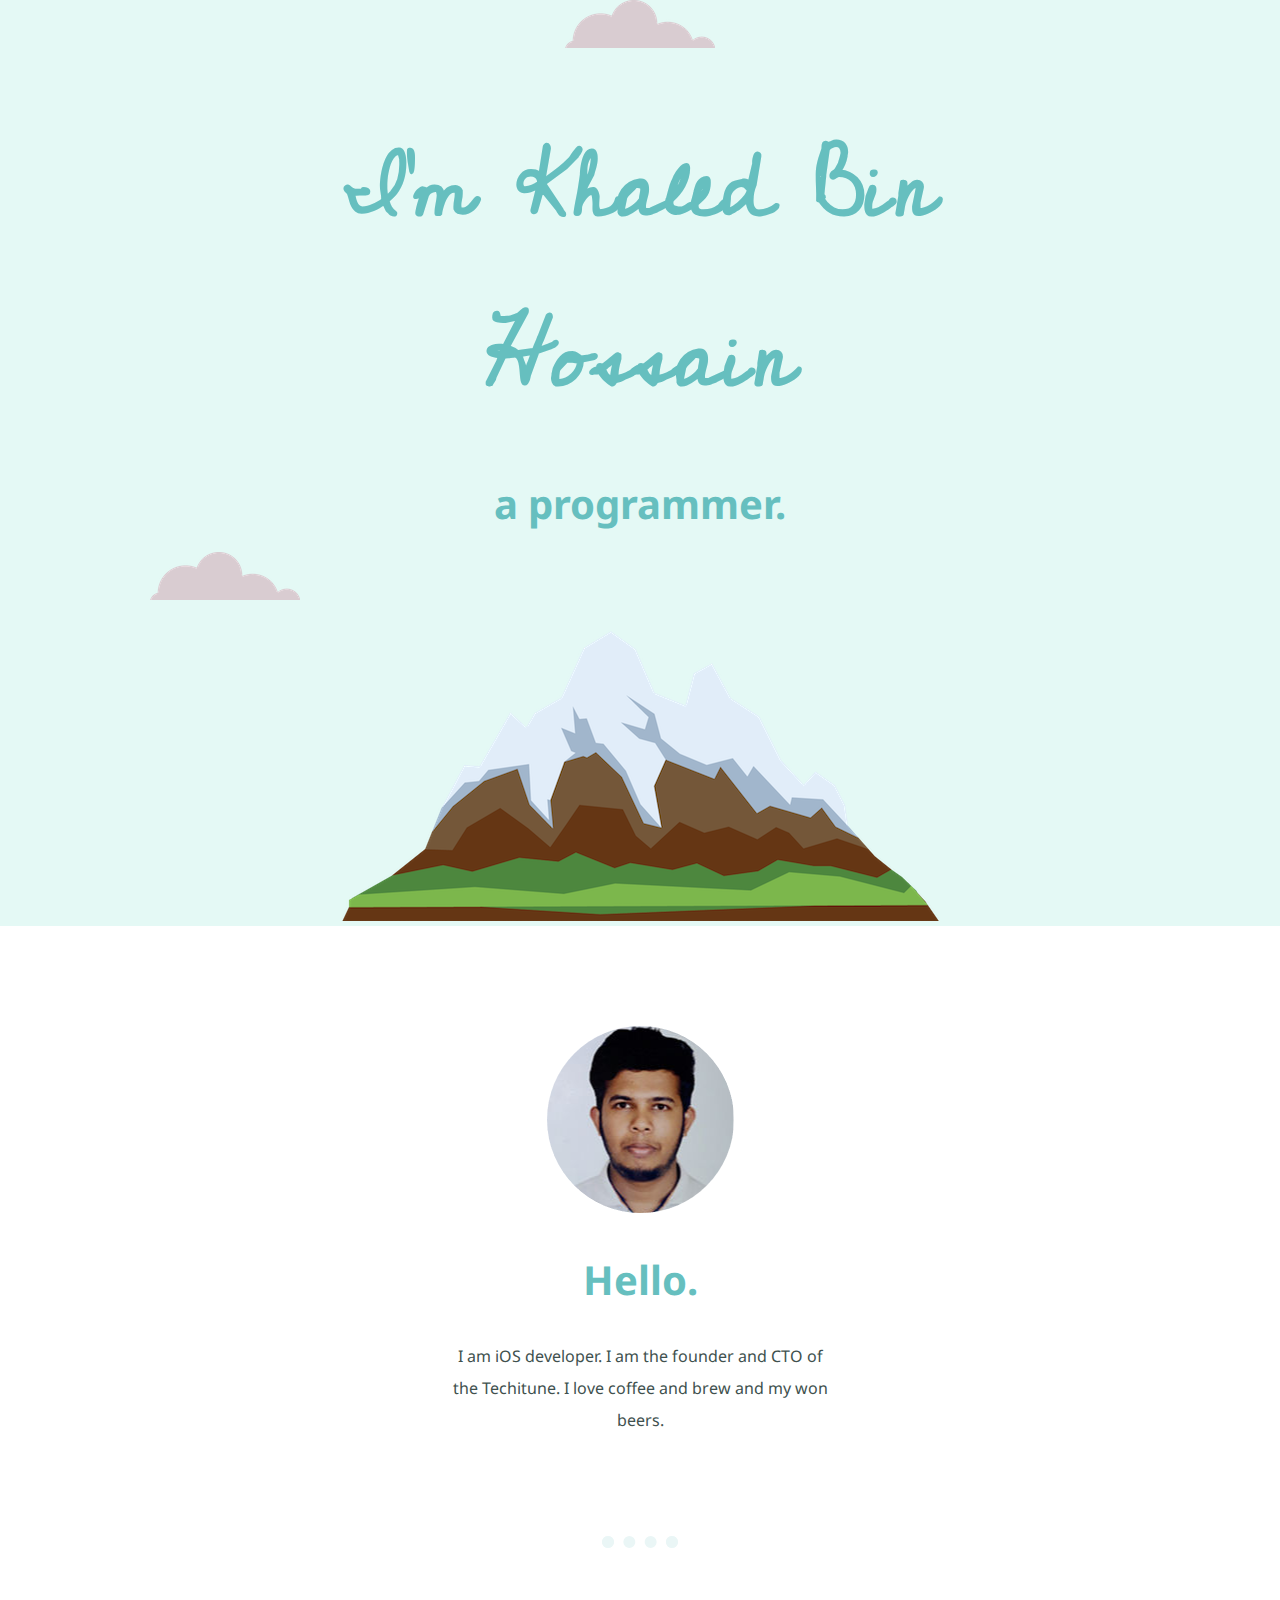
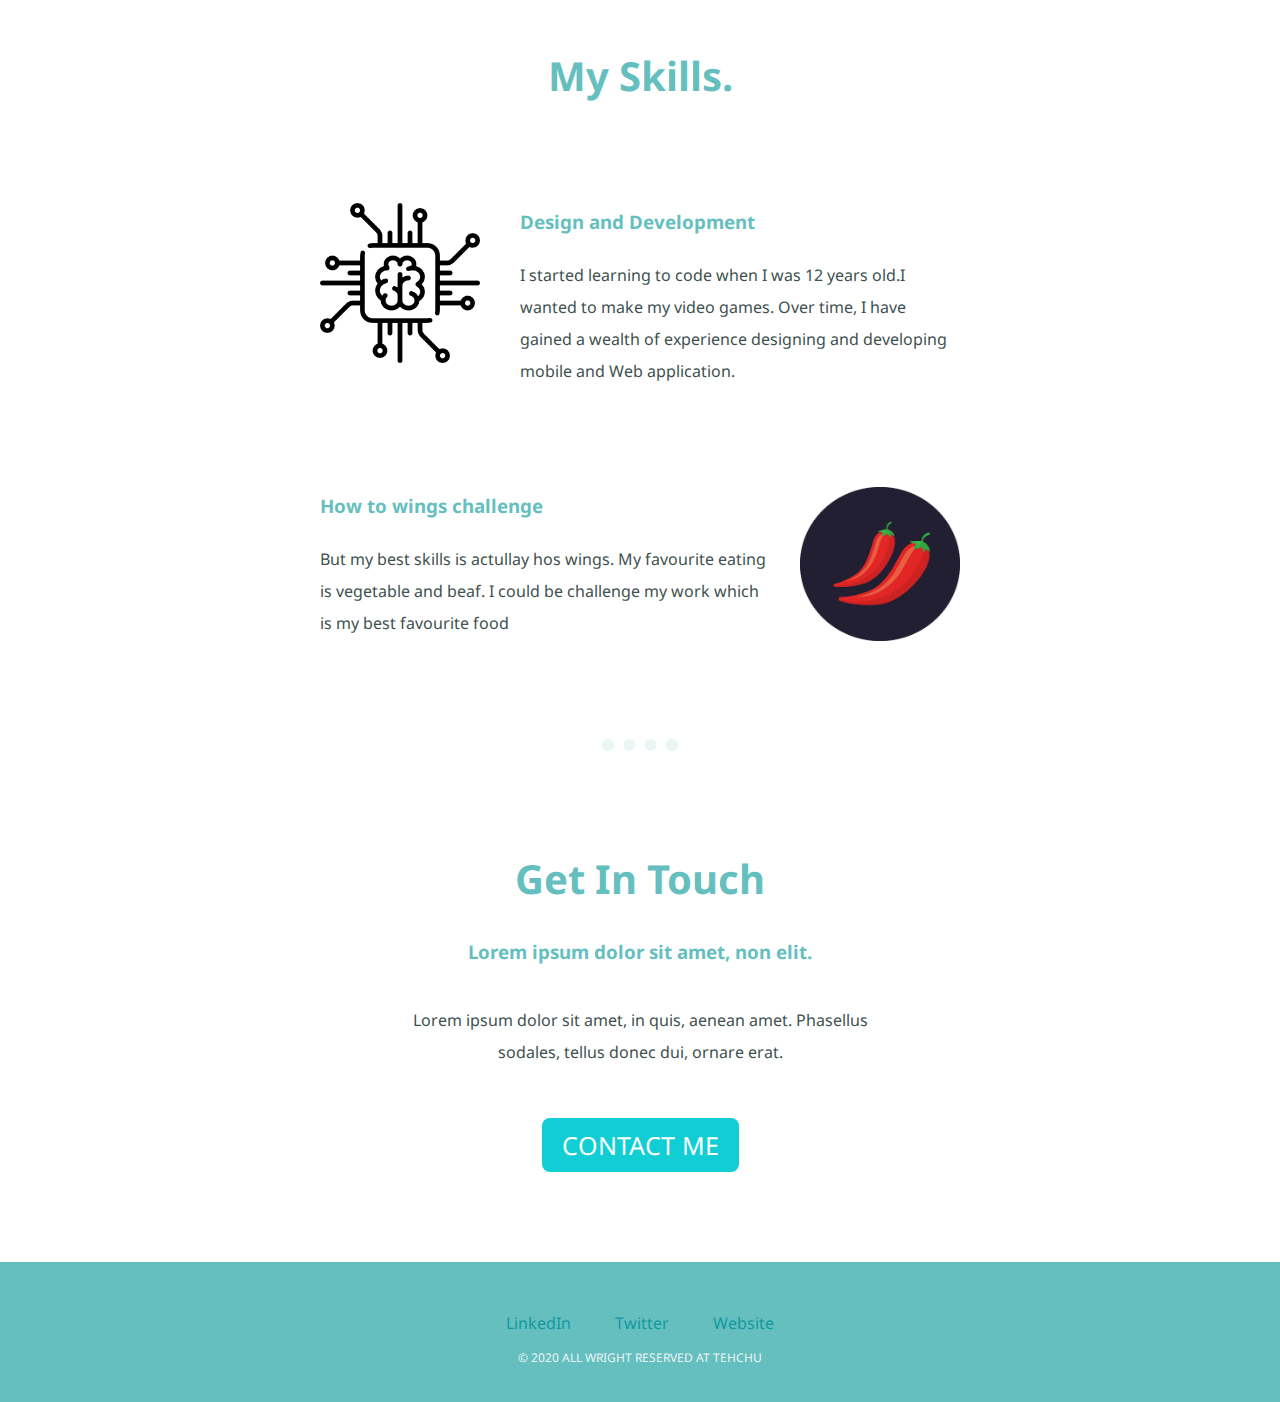
<file: index.html>
<!DOCTYPE html>
<html lang="en">
<head>
  <meta charset="UTF-8">
  <meta name="viewport" content="width=device-width, initial-scale=1.0">
  <meta http-equiv="X-UA-Compatible" content="ie=edge">
  <title>Khaled's Profile</title>
  <link href="https://fonts.googleapis.com/css2?family=Cedarville+Cursive&family=Noto+Sans&family=Source+Serif+Pro&display=swap" rel="stylesheet">

  <link rel="stylesheet" href="styles.css">
  <link rel="shortcut icon" href="images/favicon.ico">
</head>
<body>
  <div class="top-container">
    <img class="top-cloud" src="images/cloud.png" alt="cloud-img">
    <h1>I'm Khaled Bin Hossain</h1>
    <h2> a programmer.</h2>
    <img class="bottom-cloud" src="images/cloud.png" alt="cloud-img">
    <img src="images/mountain.png" alt="mountain.img">
  </div>

  <div class="middle-container">
    <div class="profile">
      <img src="images/khaled.png" alt="Profile picture of Khaled">
      <h2>Hello.</h2>
      <p class="intro">I am iOS developer. I am the founder and CTO of the Techitune. I love coffee and brew and my won beers.</p>
    </div>
    <hr>
    <div class="skills">
      <h2>My Skills.</h2>
      <div class="skill-row">
        <img class="code-img" src="images/brain.png" alt="Skill">
        <h3>Design and Development</h3>
        <p>I started learning to code when I was 12 years old.I wanted to make my video games. Over time, I have gained a wealth of experience designing and developing mobile and Web application.</p>
      </div>
      <div class="skill-row">
        <img class="chilli-img" src="images/chillies.png" alt="Chilli">
        <h3>How to wings challenge</h3>
        <p>But my best skills is actullay hos wings. My favourite eating is vegetable and beaf. I could be challenge my work which is my best favourite food</p>
      </div>
    </div>
    <hr>
    <div class="contact-me">
      <h2>Get In Touch</h2>
      <h3>Lorem ipsum dolor sit amet, non elit.</h3>
      <p class="contact-message">Lorem ipsum dolor sit amet, in quis, aenean amet. Phasellus sodales, tellus donec dui, ornare erat.</p>
      <a class="btn" href="mailto:md.khaled2008@gmail.com">CONTACT ME</a>
    </div>
  </div>

  <div class="bottom-container">
    <a class="footer-link" href="https://www.linkedin.com/">LinkedIn</a>
    <a class="footer-link" href="https://twitter.com/">Twitter</a>
    <a class="footer-link" href="https://www.appbrewery.co/">Website</a>
    <p class="copy-right">© 2020 ALL WRIGHT RESERVED AT TEHCHU</p>
  </div>

</body>
</html>
</file>
<file: styles.css>
body{
  color: #40514E;
  margin: 0;
  text-align: center;
  font-family: 'Noto Sans', sans-serif;
}
h1{
  margin-top: 0;
  width: 60%;
  margin: 50px auto 0 auto;
  font-family: 'Cedarville Cursive', cursive;
  font-size: 562.5%;
  color: #66BFBF;
}
h2{
  font-family: 'Noto Sans', sans-serif;
  font-size: 2.5em;
  color: #66BFBF;
}
h3{
  font-family: 'Noto Sans', sans-serif;
  color: #66BFBF;
}
p{
  line-height: 2;
}
hr{
  border: dotted #EAF6F6 12px;
  border-bottom: none;
  width: 4%;
  margin: 100px auto;
}
a{
  color: #11999E;
  font-family: 'Noto Sans', sans-serif;
  margin: 10px 20px;
  text-decoration: none;
}
a:hover{
  color: #EAF6F6;
}

.skill-row{
  width: 50%;
  margin: 100px auto 100px auto;
  text-align: left;
  line-height: 2;
}
.code-img{
  width: 25%;
  float: left;
  margin-right: 40px;
}
.chilli-img{
  width: 25%;
  float: right;
  margin-left: 30px;
}

.top-container{
  background-color: #E4F9F5;
}
.intro{
  width: 30%;
  margin: auto;
}
.middle-container{
  margin: 100px 0;
}
.bottom-container{
  background-color: #66BFBF;
  padding: 50px 0 20px;
}
.bottom-cloud{
  position: absolute;
  left: 150px;
  bottom: 300px;
}
.contact-message{
  width: 40%;
  margin: 40px auto 60px;
}
.btn {
  -webkit-border-radius: 8;
  -moz-border-radius: 8;
  border-radius: 8px;
  font-family: 'Noto Sans', sans-serif;
  color: #ffffff;
  font-size: 25px;
  background: #11cdd4;
  padding: 10px 20px 10px 20px;
  text-decoration: none;
}

.btn:hover {
  background: #30e3cb;
  background-image: -webkit-linear-gradient(top, #30e3cb, #2bc4ad);
  background-image: -moz-linear-gradient(top, #30e3cb, #2bc4ad);
  background-image: -ms-linear-gradient(top, #30e3cb, #2bc4ad);
  background-image: -o-linear-gradient(top, #30e3cb, #2bc4ad);
  background-image: linear-gradient(to bottom, #30e3cb, #2bc4ad);
  text-decoration: none;
}
.copy-right{
  color: #EAF6F6;
  font-size: 0.75rem;
}
</file>
